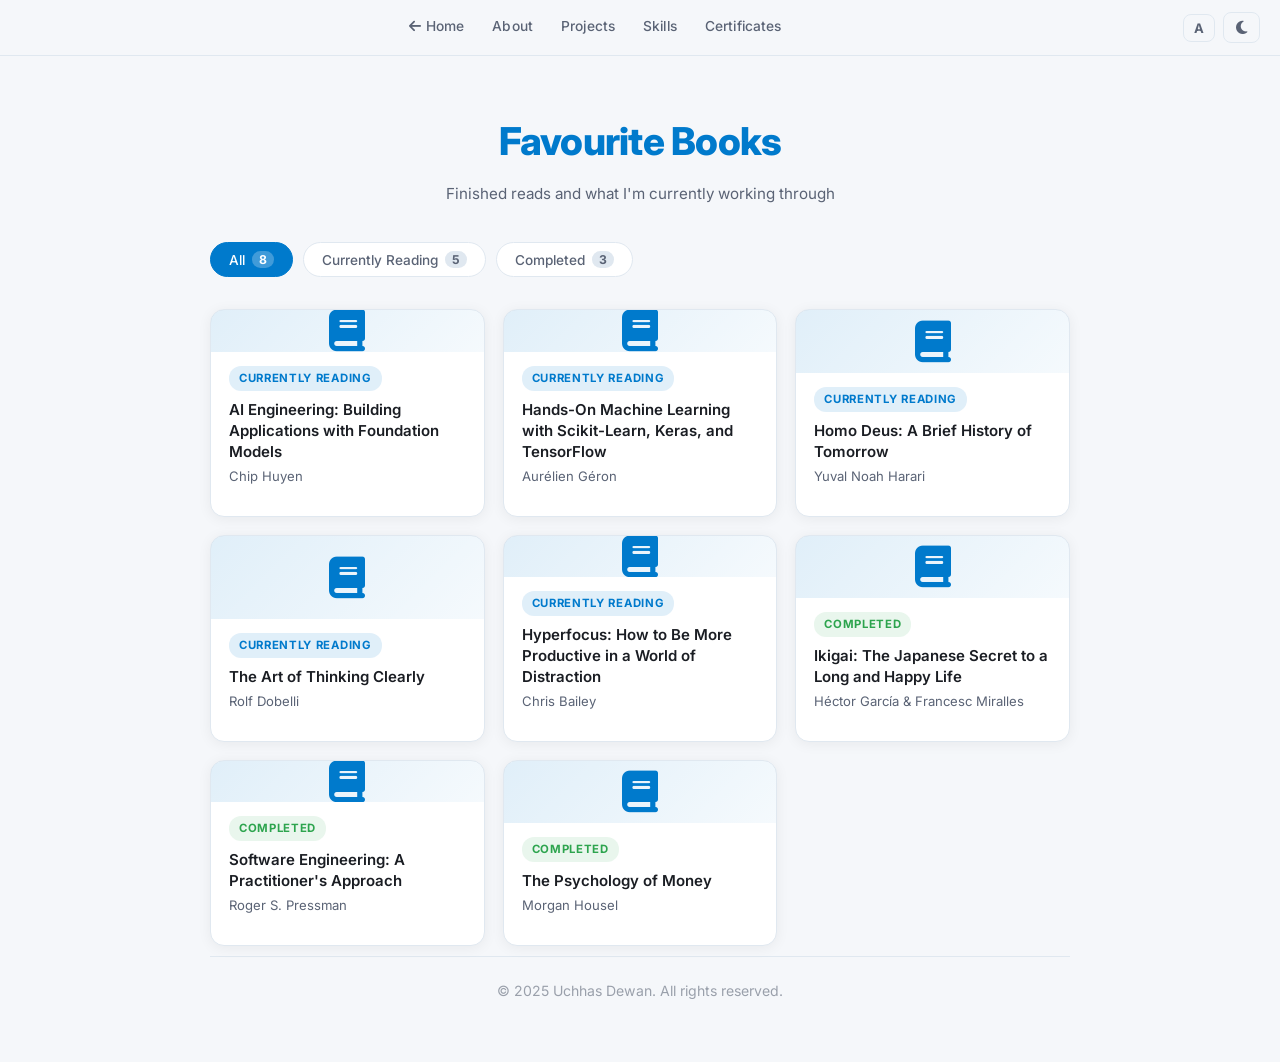
<file: books.html>
<!DOCTYPE html>
<html lang="en">
<head>
  <meta charset="UTF-8" />
  <meta name="viewport" content="width=device-width, initial-scale=1" />
  <title>Favourite Books | Uchhas Dewan</title>
  <link rel="preconnect" href="https://fonts.googleapis.com" />
  <link rel="preconnect" href="https://fonts.gstatic.com" crossorigin />
  <link rel="stylesheet" href="https://fonts.googleapis.com/css2?family=Inter:wght@400;500;600;700;800&display=swap" />
  <link rel="stylesheet" href="css/styles.css" />
  <link rel="stylesheet" href="https://cdnjs.cloudflare.com/ajax/libs/font-awesome/6.5.0/css/all.min.css" />
</head>
<body>

  <nav class="top-nav" id="top-nav">
    <div class="nav-links">
      <a href="index.html"><i class="fas fa-arrow-left"></i> Home</a>
      <a href="index.html#about">About</a>
      <a href="index.html#projects">Projects</a>
      <a href="index.html#skills">Skills</a>
      <a href="certificates.html">Certificates</a>
    </div>
    <div class="nav-actions">
      <button class="font-toggle" id="font-toggle" title="Increase font size">A</button>
      <button class="theme-toggle" id="theme-toggle" title="Toggle dark mode">
        <i class="fas fa-moon"></i>
      </button>
    </div>
  </nav>

  <div class="content-wrap">

    <div class="cert-page-header reveal">
      <h1>Favourite Books</h1>
      <p>Finished reads and what I'm currently working through</p>
    </div>

    <div class="cert-filters reveal">
      <button class="book-filter-btn cert-filter-btn active" data-filter="all">All <span class="cert-count">8</span></button>
      <button class="book-filter-btn cert-filter-btn" data-filter="reading">Currently Reading <span class="cert-count">5</span></button>
      <button class="book-filter-btn cert-filter-btn" data-filter="completed">Completed <span class="cert-count">3</span></button>
    </div>

    <div class="book-grid">

      <div class="book-card reveal" data-category="reading">
        <div class="book-cover book-cover-placeholder">
          <i class="fas fa-book"></i>
        </div>
        <div class="book-card-body">
          <span class="book-badge book-badge-reading">Currently Reading</span>
          <h3>AI Engineering: Building Applications with Foundation Models</h3>
          <p class="book-author">Chip Huyen</p>
        </div>
      </div>

      <div class="book-card reveal" data-category="reading">
        <div class="book-cover book-cover-placeholder">
          <i class="fas fa-book"></i>
        </div>
        <div class="book-card-body">
          <span class="book-badge book-badge-reading">Currently Reading</span>
          <h3>Hands-On Machine Learning with Scikit-Learn, Keras, and TensorFlow</h3>
          <p class="book-author">Aurélien Géron</p>
        </div>
      </div>

      <div class="book-card reveal" data-category="reading">
        <div class="book-cover book-cover-placeholder">
          <i class="fas fa-book"></i>
        </div>
        <div class="book-card-body">
          <span class="book-badge book-badge-reading">Currently Reading</span>
          <h3>Homo Deus: A Brief History of Tomorrow</h3>
          <p class="book-author">Yuval Noah Harari</p>
        </div>
      </div>

      <div class="book-card reveal" data-category="reading">
        <div class="book-cover book-cover-placeholder">
          <i class="fas fa-book"></i>
        </div>
        <div class="book-card-body">
          <span class="book-badge book-badge-reading">Currently Reading</span>
          <h3>The Art of Thinking Clearly</h3>
          <p class="book-author">Rolf Dobelli</p>
        </div>
      </div>

      <div class="book-card reveal" data-category="reading">
        <div class="book-cover book-cover-placeholder">
          <i class="fas fa-book"></i>
        </div>
        <div class="book-card-body">
          <span class="book-badge book-badge-reading">Currently Reading</span>
          <h3>Hyperfocus: How to Be More Productive in a World of Distraction</h3>
          <p class="book-author">Chris Bailey</p>
        </div>
      </div>

      <div class="book-card reveal" data-category="completed">
        <div class="book-cover book-cover-placeholder">
          <i class="fas fa-book"></i>
        </div>
        <div class="book-card-body">
          <span class="book-badge book-badge-completed">Completed</span>
          <h3>Ikigai: The Japanese Secret to a Long and Happy Life</h3>
          <p class="book-author">Héctor García &amp; Francesc Miralles</p>
        </div>
      </div>

      <div class="book-card reveal" data-category="completed">
        <div class="book-cover book-cover-placeholder">
          <i class="fas fa-book"></i>
        </div>
        <div class="book-card-body">
          <span class="book-badge book-badge-completed">Completed</span>
          <h3>Software Engineering: A Practitioner's Approach</h3>
          <p class="book-author">Roger S. Pressman</p>
        </div>
      </div>

      <div class="book-card reveal" data-category="completed">
        <div class="book-cover book-cover-placeholder">
          <i class="fas fa-book"></i>
        </div>
        <div class="book-card-body">
          <span class="book-badge book-badge-completed">Completed</span>
          <h3>The Psychology of Money</h3>
          <p class="book-author">Morgan Housel</p>
        </div>
      </div>

    </div>

    <footer>
      <p>&copy; 2025 Uchhas Dewan. All rights reserved.</p>
    </footer>

  </div>

  <script src="js/scripts.js"></script>
</body>
</html>
</file>
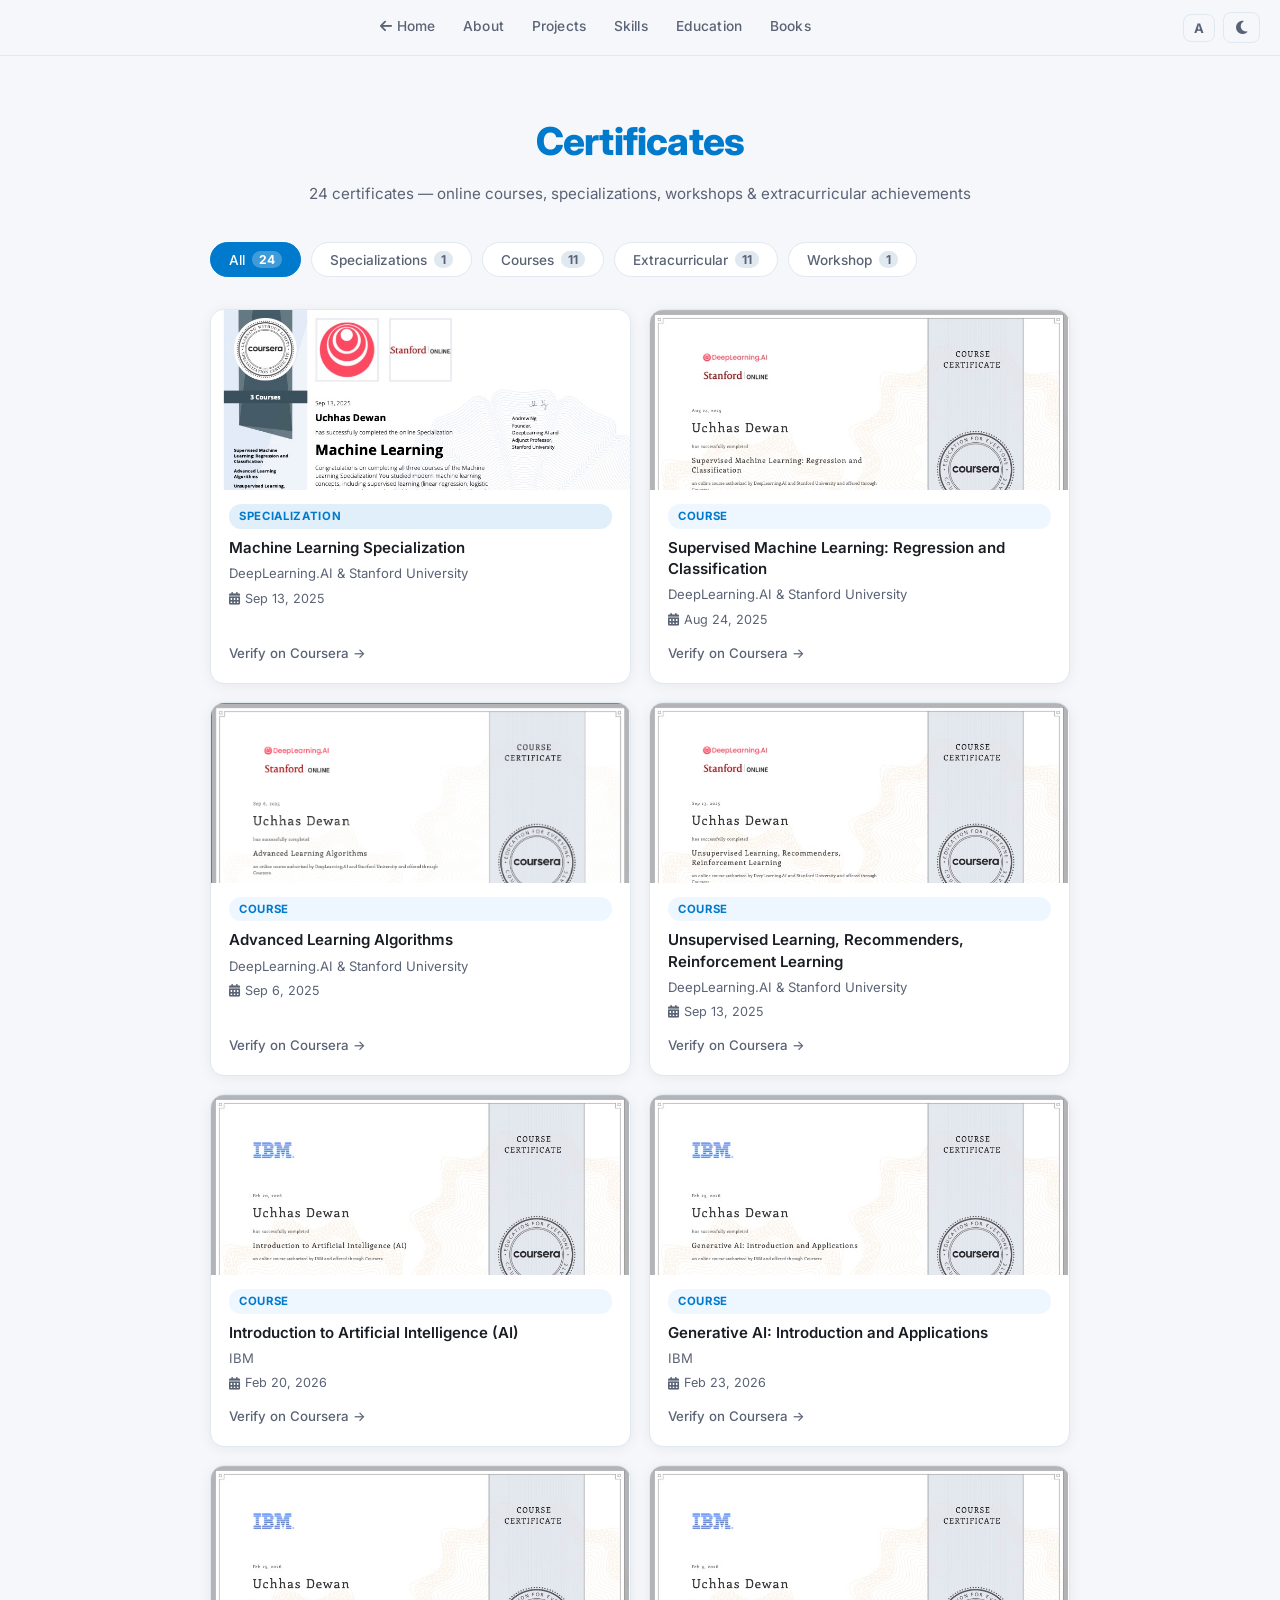
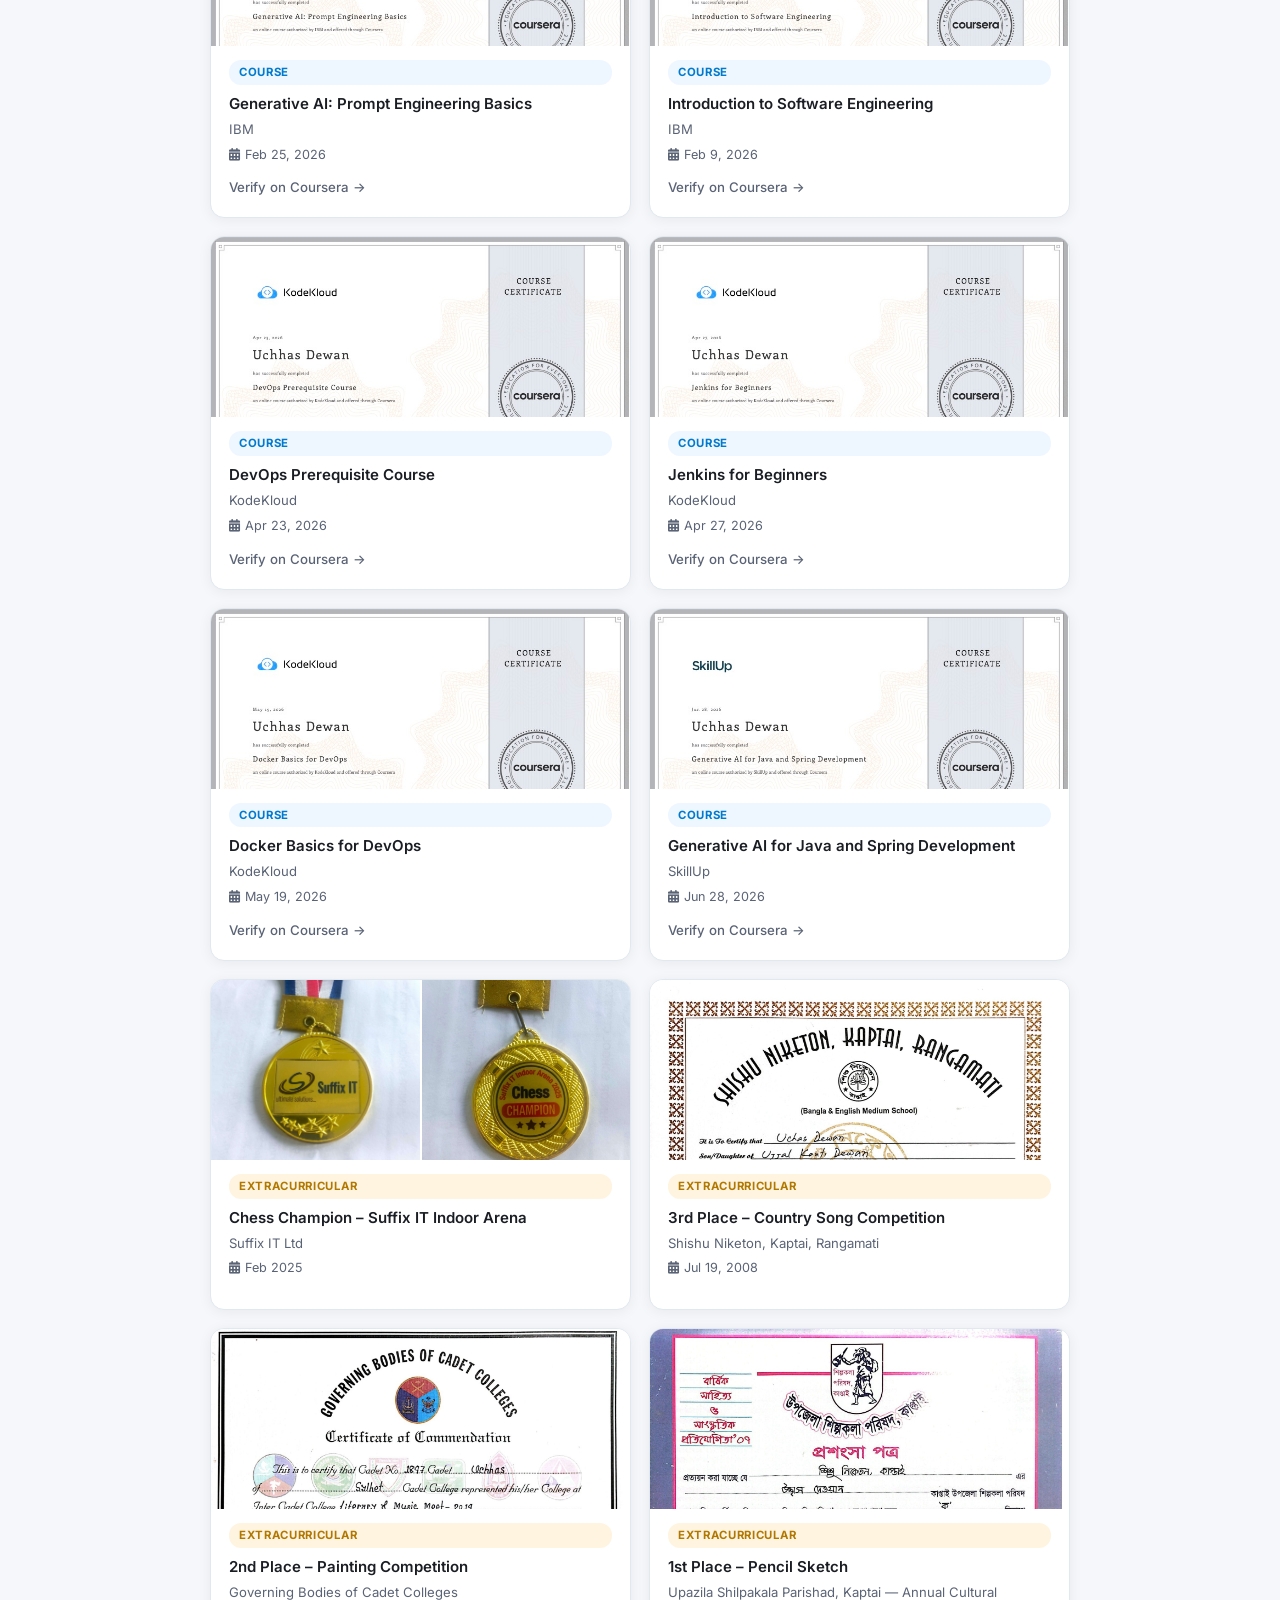
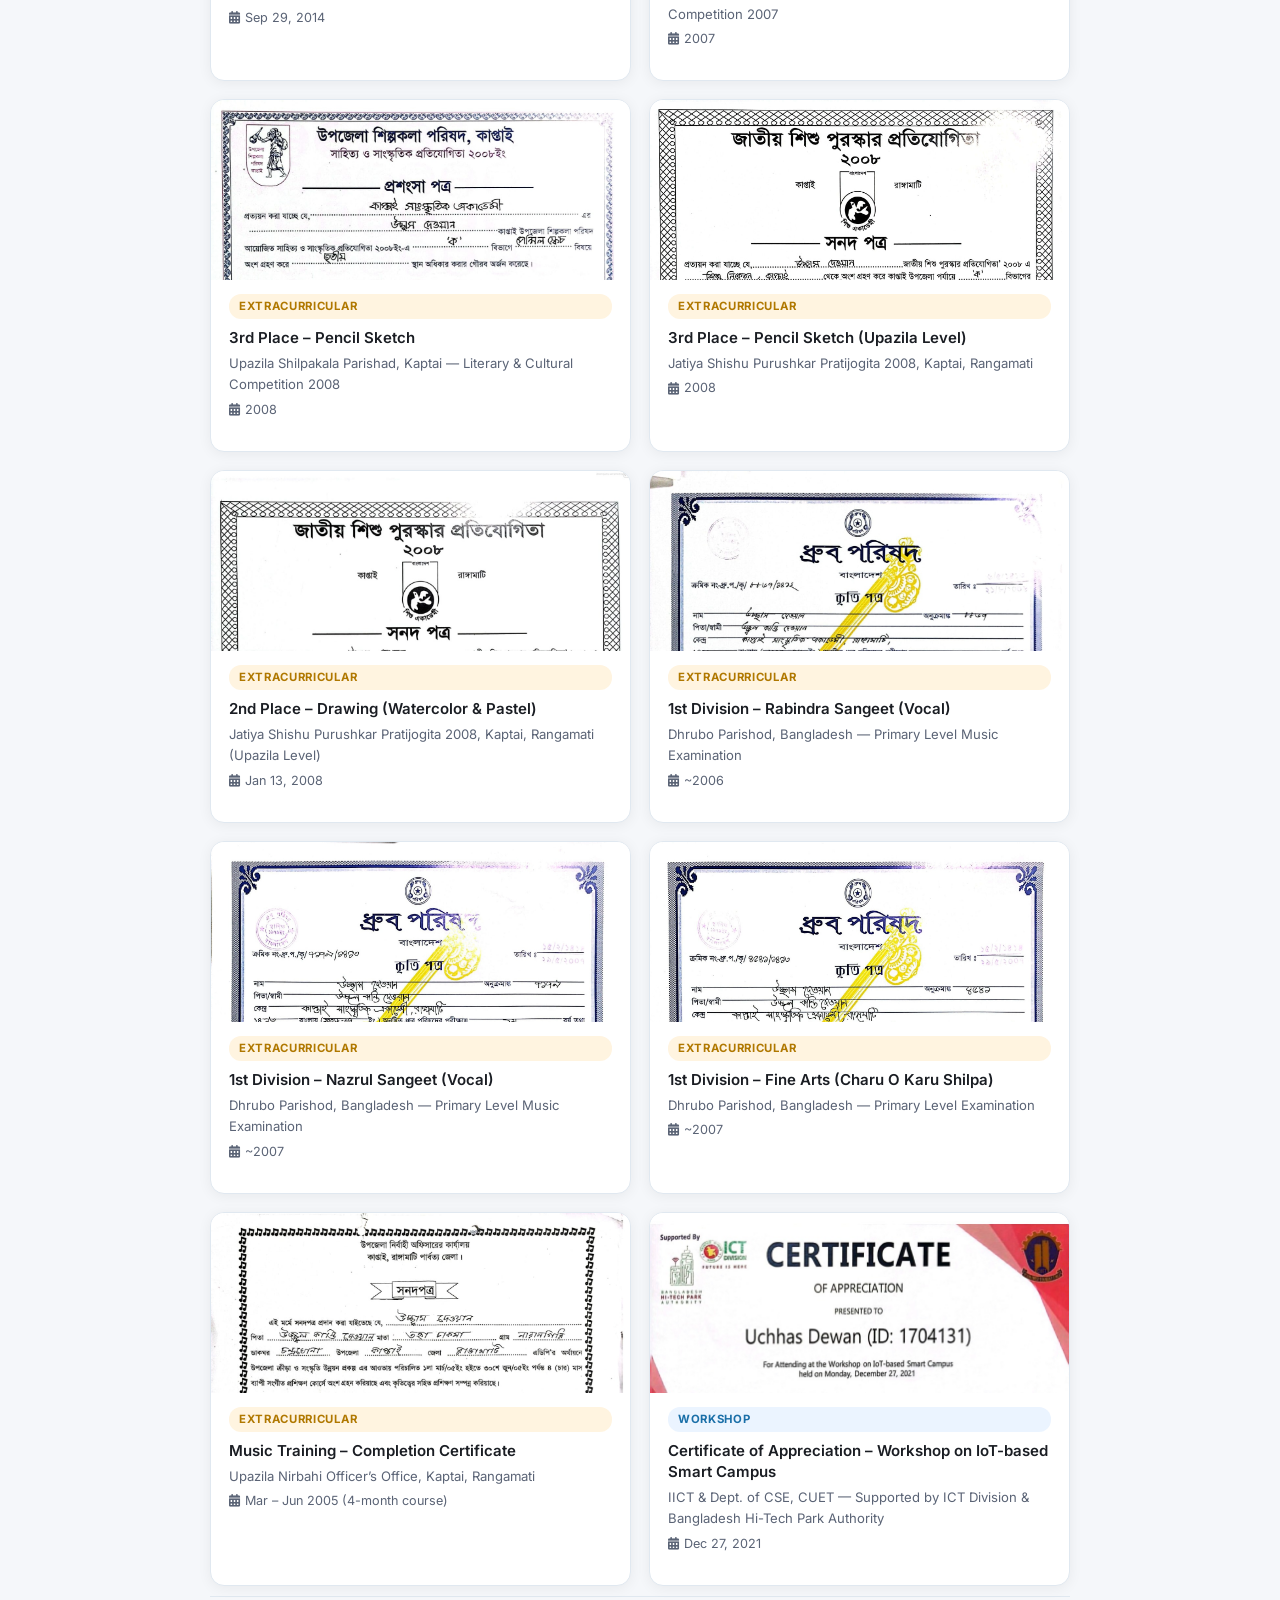
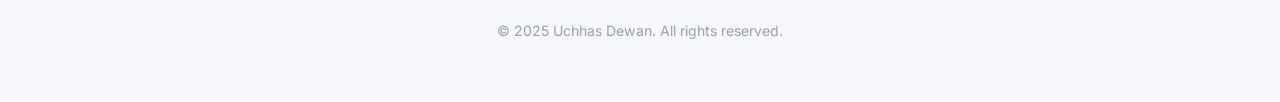
<file: certificates.html>
<!DOCTYPE html>
<html lang="en">
<head>
  <meta charset="UTF-8" />
  <meta name="viewport" content="width=device-width, initial-scale=1" />
  <title>Certificates | Uchhas Dewan</title>
  <link rel="preconnect" href="https://fonts.googleapis.com" />
  <link rel="preconnect" href="https://fonts.gstatic.com" crossorigin />
  <link rel="stylesheet" href="https://fonts.googleapis.com/css2?family=Inter:wght@400;500;600;700;800&display=swap" />
  <link rel="stylesheet" href="css/styles.css" />
  <link rel="stylesheet" href="https://cdnjs.cloudflare.com/ajax/libs/font-awesome/6.5.0/css/all.min.css" />
</head>
<body>

  <nav class="top-nav" id="top-nav">
    <div class="nav-links">
      <a href="index.html"><i class="fas fa-arrow-left"></i> Home</a>
      <a href="index.html#about">About</a>
      <a href="index.html#projects">Projects</a>
      <a href="index.html#skills">Skills</a>
      <a href="index.html#education">Education</a>
      <a href="books.html">Books</a>
    </div>
    <div class="nav-actions">
      <button class="font-toggle" id="font-toggle" title="Increase font size">A</button>
      <button class="theme-toggle" id="theme-toggle" title="Toggle dark mode">
        <i class="fas fa-moon"></i>
      </button>
    </div>
  </nav>

  <div class="content-wrap">

    <div class="cert-page-header reveal">
      <h1>Certificates</h1>
      <p>24 certificates — online courses, specializations, workshops &amp; extracurricular achievements</p>
    </div>

    <div class="cert-filters reveal">
      <button class="cert-filter-btn active" data-filter="all">All <span class="cert-count">24</span></button>
      <button class="cert-filter-btn" data-filter="major">Specializations <span class="cert-count">1</span></button>
      <button class="cert-filter-btn" data-filter="individual">Courses <span class="cert-count">11</span></button>
      <button class="cert-filter-btn" data-filter="extracurricular">Extracurricular <span class="cert-count">11</span></button>
      <button class="cert-filter-btn" data-filter="workshop">Workshop <span class="cert-count">1</span></button>
    </div>

    <div class="cert-grid" id="cert-grid">

      <!-- ===== MAJOR / SPECIALIZATIONS ===== -->
      <div class="cert-card-v2 cert-img-card reveal" data-category="major">
        <a href="resources/certificates/Coursera_pics/MachineLearningSpecialization.jpg" target="_blank" class="cert-img-wrap">
          <img src="resources/certificates/Coursera_pics/MachineLearningSpecialization.jpg" alt="Machine Learning Specialization Certificate" loading="lazy" />
          <span class="cert-img-overlay"><i class="fas fa-expand-alt"></i> View Full</span>
        </a>
        <div class="cert-card-v2-body">
          <span class="cert-badge cert-badge-major">Specialization</span>
          <h3>Machine Learning Specialization</h3>
          <p class="cert-provider">DeepLearning.AI &amp; Stanford University</p>
          <p class="cert-date"><i class="fas fa-calendar-alt"></i> Sep 13, 2025</p>
          <div class="cert-links">
            <a href="https://coursera.org/verify/specialization/ASBCGY8JPRAS" target="_blank" class="cert-link cert-link-verify">Verify on Coursera &rarr;</a>
          </div>
        </div>
      </div>

      <!-- ===== INDIVIDUAL COURSES ===== -->
      <div class="cert-card-v2 cert-img-card reveal" data-category="individual">
        <a href="resources/certificates/Coursera_pics/SupervisedMachineLearning-RegressionandClassification.jpg" target="_blank" class="cert-img-wrap">
          <img src="resources/certificates/Coursera_pics/SupervisedMachineLearning-RegressionandClassification.jpg" alt="Supervised Machine Learning Certificate" loading="lazy" />
          <span class="cert-img-overlay"><i class="fas fa-expand-alt"></i> View Full</span>
        </a>
        <div class="cert-card-v2-body">
          <span class="cert-badge cert-badge-individual">Course</span>
          <h3>Supervised Machine Learning: Regression and Classification</h3>
          <p class="cert-provider">DeepLearning.AI &amp; Stanford University</p>
          <p class="cert-date"><i class="fas fa-calendar-alt"></i> Aug 24, 2025</p>
          <div class="cert-links">
            <a href="https://coursera.org/verify/VXIWC3R2WFEY" target="_blank" class="cert-link cert-link-verify">Verify on Coursera &rarr;</a>
          </div>
        </div>
      </div>

      <div class="cert-card-v2 cert-img-card reveal" data-category="individual">
        <a href="resources/certificates/Coursera_pics/AdvancedLearningAlgorithms.jpg" target="_blank" class="cert-img-wrap">
          <img src="resources/certificates/Coursera_pics/AdvancedLearningAlgorithms.jpg" alt="Advanced Learning Algorithms Certificate" loading="lazy" />
          <span class="cert-img-overlay"><i class="fas fa-expand-alt"></i> View Full</span>
        </a>
        <div class="cert-card-v2-body">
          <span class="cert-badge cert-badge-individual">Course</span>
          <h3>Advanced Learning Algorithms</h3>
          <p class="cert-provider">DeepLearning.AI &amp; Stanford University</p>
          <p class="cert-date"><i class="fas fa-calendar-alt"></i> Sep 6, 2025</p>
          <div class="cert-links">
            <a href="https://coursera.org/verify/065L6CXHIU5F" target="_blank" class="cert-link cert-link-verify">Verify on Coursera &rarr;</a>
          </div>
        </div>
      </div>

      <div class="cert-card-v2 cert-img-card reveal" data-category="individual">
        <a href="resources/certificates/Coursera_pics/UnsupervisedLearning%2CRecommenders%2CReinforcementLearning.jpg" target="_blank" class="cert-img-wrap">
          <img src="resources/certificates/Coursera_pics/UnsupervisedLearning%2CRecommenders%2CReinforcementLearning.jpg" alt="Unsupervised Learning Certificate" loading="lazy" />
          <span class="cert-img-overlay"><i class="fas fa-expand-alt"></i> View Full</span>
        </a>
        <div class="cert-card-v2-body">
          <span class="cert-badge cert-badge-individual">Course</span>
          <h3>Unsupervised Learning, Recommenders, Reinforcement Learning</h3>
          <p class="cert-provider">DeepLearning.AI &amp; Stanford University</p>
          <p class="cert-date"><i class="fas fa-calendar-alt"></i> Sep 13, 2025</p>
          <div class="cert-links">
            <a href="https://coursera.org/verify/7EPOTKLGCILS" target="_blank" class="cert-link cert-link-verify">Verify on Coursera &rarr;</a>
          </div>
        </div>
      </div>

      <div class="cert-card-v2 cert-img-card reveal" data-category="individual">
        <a href="resources/certificates/Coursera_pics/IntroductiontoArtificialIntelligence%28AI%29.jpg" target="_blank" class="cert-img-wrap">
          <img src="resources/certificates/Coursera_pics/IntroductiontoArtificialIntelligence%28AI%29.jpg" alt="Introduction to AI Certificate" loading="lazy" />
          <span class="cert-img-overlay"><i class="fas fa-expand-alt"></i> View Full</span>
        </a>
        <div class="cert-card-v2-body">
          <span class="cert-badge cert-badge-individual">Course</span>
          <h3>Introduction to Artificial Intelligence (AI)</h3>
          <p class="cert-provider">IBM</p>
          <p class="cert-date"><i class="fas fa-calendar-alt"></i> Feb 20, 2026</p>
          <div class="cert-links">
            <a href="https://coursera.org/verify/8X3WEPE4AV7R" target="_blank" class="cert-link cert-link-verify">Verify on Coursera &rarr;</a>
          </div>
        </div>
      </div>

      <div class="cert-card-v2 cert-img-card reveal" data-category="individual">
        <a href="resources/certificates/Coursera_pics/GenerativeAI-Introduction.jpg" target="_blank" class="cert-img-wrap">
          <img src="resources/certificates/Coursera_pics/GenerativeAI-Introduction.jpg" alt="Generative AI Introduction Certificate" loading="lazy" />
          <span class="cert-img-overlay"><i class="fas fa-expand-alt"></i> View Full</span>
        </a>
        <div class="cert-card-v2-body">
          <span class="cert-badge cert-badge-individual">Course</span>
          <h3>Generative AI: Introduction and Applications</h3>
          <p class="cert-provider">IBM</p>
          <p class="cert-date"><i class="fas fa-calendar-alt"></i> Feb 23, 2026</p>
          <div class="cert-links">
            <a href="https://coursera.org/verify/H8M8ARKNGODH" target="_blank" class="cert-link cert-link-verify">Verify on Coursera &rarr;</a>
          </div>
        </div>
      </div>

      <div class="cert-card-v2 cert-img-card reveal" data-category="individual">
        <a href="resources/certificates/Coursera_pics/GenerativeAI-PromptEngineeringBasics.jpg" target="_blank" class="cert-img-wrap">
          <img src="resources/certificates/Coursera_pics/GenerativeAI-PromptEngineeringBasics.jpg" alt="Generative AI Prompt Engineering Certificate" loading="lazy" />
          <span class="cert-img-overlay"><i class="fas fa-expand-alt"></i> View Full</span>
        </a>
        <div class="cert-card-v2-body">
          <span class="cert-badge cert-badge-individual">Course</span>
          <h3>Generative AI: Prompt Engineering Basics</h3>
          <p class="cert-provider">IBM</p>
          <p class="cert-date"><i class="fas fa-calendar-alt"></i> Feb 25, 2026</p>
          <div class="cert-links">
            <a href="https://coursera.org/verify/NNGU1OKP3L67" target="_blank" class="cert-link cert-link-verify">Verify on Coursera &rarr;</a>
          </div>
        </div>
      </div>

      <div class="cert-card-v2 cert-img-card reveal" data-category="individual">
        <a href="resources/certificates/Coursera_pics/IntroductiontoSoftwareEngineering.jpg" target="_blank" class="cert-img-wrap">
          <img src="resources/certificates/Coursera_pics/IntroductiontoSoftwareEngineering.jpg" alt="Introduction to Software Engineering Certificate" loading="lazy" />
          <span class="cert-img-overlay"><i class="fas fa-expand-alt"></i> View Full</span>
        </a>
        <div class="cert-card-v2-body">
          <span class="cert-badge cert-badge-individual">Course</span>
          <h3>Introduction to Software Engineering</h3>
          <p class="cert-provider">IBM</p>
          <p class="cert-date"><i class="fas fa-calendar-alt"></i> Feb 9, 2026</p>
          <div class="cert-links">
            <a href="https://coursera.org/verify/29PICS3QKET9" target="_blank" class="cert-link cert-link-verify">Verify on Coursera &rarr;</a>
          </div>
        </div>
      </div>

      <div class="cert-card-v2 cert-img-card reveal" data-category="individual">
        <a href="resources/certificates/Coursera_pics/DevOpsPrerequisitesCourse.jpg" target="_blank" class="cert-img-wrap">
          <img src="resources/certificates/Coursera_pics/DevOpsPrerequisitesCourse.jpg" alt="DevOps Prerequisite Course Certificate" loading="lazy" />
          <span class="cert-img-overlay"><i class="fas fa-expand-alt"></i> View Full</span>
        </a>
        <div class="cert-card-v2-body">
          <span class="cert-badge cert-badge-individual">Course</span>
          <h3>DevOps Prerequisite Course</h3>
          <p class="cert-provider">KodeKloud</p>
          <p class="cert-date"><i class="fas fa-calendar-alt"></i> Apr 23, 2026</p>
          <div class="cert-links">
            <a href="https://coursera.org/verify/1X7FLTZUR2U8" target="_blank" class="cert-link cert-link-verify">Verify on Coursera &rarr;</a>
          </div>
        </div>
      </div>

      <div class="cert-card-v2 cert-img-card reveal" data-category="individual">
        <a href="resources/certificates/Coursera_pics/JenkinsForBeginers.jpg" target="_blank" class="cert-img-wrap">
          <img src="resources/certificates/Coursera_pics/JenkinsForBeginers.jpg" alt="Jenkins for Beginners Certificate" loading="lazy" />
          <span class="cert-img-overlay"><i class="fas fa-expand-alt"></i> View Full</span>
        </a>
        <div class="cert-card-v2-body">
          <span class="cert-badge cert-badge-individual">Course</span>
          <h3>Jenkins for Beginners</h3>
          <p class="cert-provider">KodeKloud</p>
          <p class="cert-date"><i class="fas fa-calendar-alt"></i> Apr 27, 2026</p>
          <div class="cert-links">
            <a href="https://coursera.org/verify/Q7JV6MIY7UXR" target="_blank" class="cert-link cert-link-verify">Verify on Coursera &rarr;</a>
          </div>
        </div>
      </div>

      <div class="cert-card-v2 cert-img-card reveal" data-category="individual">
        <a href="resources/certificates/Coursera_pics/DockerBasicsForDevOps.jpg" target="_blank" class="cert-img-wrap">
          <img src="resources/certificates/Coursera_pics/DockerBasicsForDevOps.jpg" alt="Docker Basics for DevOps Certificate" loading="lazy" />
          <span class="cert-img-overlay"><i class="fas fa-expand-alt"></i> View Full</span>
        </a>
        <div class="cert-card-v2-body">
          <span class="cert-badge cert-badge-individual">Course</span>
          <h3>Docker Basics for DevOps</h3>
          <p class="cert-provider">KodeKloud</p>
          <p class="cert-date"><i class="fas fa-calendar-alt"></i> May 19, 2026</p>
          <div class="cert-links">
            <a href="https://coursera.org/verify/6LZCLXNLSPWM" target="_blank" class="cert-link cert-link-verify">Verify on Coursera &rarr;</a>
          </div>
        </div>
      </div>

      <div class="cert-card-v2 cert-img-card reveal" data-category="individual">
        <a href="resources/certificates/Coursera_pics/GenerativeAIforJavaandSpringDevelopment.jpg" target="_blank" class="cert-img-wrap">
          <img src="resources/certificates/Coursera_pics/GenerativeAIforJavaandSpringDevelopment.jpg" alt="Generative AI for Java and Spring Certificate" loading="lazy" />
          <span class="cert-img-overlay"><i class="fas fa-expand-alt"></i> View Full</span>
        </a>
        <div class="cert-card-v2-body">
          <span class="cert-badge cert-badge-individual">Course</span>
          <h3>Generative AI for Java and Spring Development</h3>
          <p class="cert-provider">SkillUp</p>
          <p class="cert-date"><i class="fas fa-calendar-alt"></i> Jun 28, 2026</p>
          <div class="cert-links">
            <a href="https://coursera.org/verify/EWQCZQKF9NPJ" target="_blank" class="cert-link cert-link-verify">Verify on Coursera &rarr;</a>
          </div>
        </div>
      </div>

      <!-- ===== EXTRACURRICULAR ===== -->
      <!-- ===== NEW EXTRACURRICULAR — SUFFIX IT CHESS MEDAL ===== -->
      <div class="cert-card-v2 cert-img-card reveal" data-category="extracurricular">
        <div class="cert-img-wrap-dual">
          <a href="resources/medal/frontMedal1-full.jpeg" target="_blank" class="cert-img-wrap">
            <img src="resources/medal/frontMedal1-web.jpeg" alt="Chess Champion Medal - Front" loading="lazy" />
            <span class="cert-img-overlay"><i class="fas fa-expand-alt"></i> Front</span>
          </a>
          <a href="resources/medal/backMedal1-full.jpeg" target="_blank" class="cert-img-wrap">
            <img src="resources/medal/backMedal1-web.jpeg" alt="Chess Champion Medal - Back" loading="lazy" />
            <span class="cert-img-overlay"><i class="fas fa-expand-alt"></i> Back</span>
          </a>
        </div>
        <div class="cert-card-v2-body">
          <span class="cert-badge cert-badge-extra">Extracurricular</span>
          <h3>Chess Champion &ndash; Suffix IT Indoor Arena</h3>
          <p class="cert-provider">Suffix IT Ltd</p>
          <p class="cert-date"><i class="fas fa-calendar-alt"></i> Feb 2025</p>
        </div>
      </div>

      <div class="cert-card-v2 cert-img-card reveal" data-category="extracurricular">
        <a href="resources/certificates/extraCurricular/CountrySong.jpeg" target="_blank" class="cert-img-wrap">
          <img src="resources/certificates/extraCurricular/CountrySong.jpeg" alt="Country Song Competition Certificate" loading="lazy" />
          <span class="cert-img-overlay"><i class="fas fa-expand-alt"></i> View Full</span>
        </a>
        <div class="cert-card-v2-body">
          <span class="cert-badge cert-badge-extra">Extracurricular</span>
          <h3>3rd Place &ndash; Country Song Competition</h3>
          <p class="cert-provider">Shishu Niketon, Kaptai, Rangamati</p>
          <p class="cert-date"><i class="fas fa-calendar-alt"></i> Jul 19, 2008</p>
        </div>
      </div>

      <div class="cert-card-v2 cert-img-card reveal" data-category="extracurricular">
        <a href="resources/certificates/extraCurricular/PaintingICCLMM.jpeg" target="_blank" class="cert-img-wrap">
          <img src="resources/certificates/extraCurricular/PaintingICCLMM.jpeg" alt="Painting Competition Certificate" loading="lazy" />
          <span class="cert-img-overlay"><i class="fas fa-expand-alt"></i> View Full</span>
        </a>
        <div class="cert-card-v2-body">
          <span class="cert-badge cert-badge-extra">Extracurricular</span>
          <h3>2nd Place &ndash; Painting Competition</h3>
          <p class="cert-provider">Governing Bodies of Cadet Colleges</p>
          <p class="cert-date"><i class="fas fa-calendar-alt"></i> Sep 29, 2014</p>
        </div>
      </div>

      <!-- ===== NEW EXTRACURRICULAR — PENCIL SKETCH ===== -->
      <div class="cert-card-v2 cert-img-card reveal" data-category="extracurricular">
        <a href="resources/certificates/extraCurricular/pencilskettch_1rst.jpeg" target="_blank" class="cert-img-wrap">
          <img src="resources/certificates/extraCurricular/pencilskettch_1rst.jpeg" alt="1st Place Pencil Sketch 2007" loading="lazy" />
          <span class="cert-img-overlay"><i class="fas fa-expand-alt"></i> View Full</span>
        </a>
        <div class="cert-card-v2-body">
          <span class="cert-badge cert-badge-extra">Extracurricular</span>
          <h3>1st Place &ndash; Pencil Sketch</h3>
          <p class="cert-provider">Upazila Shilpakala Parishad, Kaptai &mdash; Annual Cultural Competition 2007</p>
          <p class="cert-date"><i class="fas fa-calendar-alt"></i> 2007</p>
        </div>
      </div>

      <div class="cert-card-v2 cert-img-card reveal" data-category="extracurricular">
        <a href="resources/certificates/extraCurricular/pencilScatch.jpeg" target="_blank" class="cert-img-wrap">
          <img src="resources/certificates/extraCurricular/pencilScatch.jpeg" alt="3rd Place Pencil Sketch 2008" loading="lazy" />
          <span class="cert-img-overlay"><i class="fas fa-expand-alt"></i> View Full</span>
        </a>
        <div class="cert-card-v2-body">
          <span class="cert-badge cert-badge-extra">Extracurricular</span>
          <h3>3rd Place &ndash; Pencil Sketch</h3>
          <p class="cert-provider">Upazila Shilpakala Parishad, Kaptai &mdash; Literary &amp; Cultural Competition 2008</p>
          <p class="cert-date"><i class="fas fa-calendar-alt"></i> 2008</p>
        </div>
      </div>

      <div class="cert-card-v2 cert-img-card reveal" data-category="extracurricular">
        <a href="resources/certificates/extraCurricular/pencil_sketch_3rd_place.jpeg" target="_blank" class="cert-img-wrap">
          <img src="resources/certificates/extraCurricular/pencil_sketch_3rd_place.jpeg" alt="3rd Place Pencil Sketch National Competition 2008" loading="lazy" />
          <span class="cert-img-overlay"><i class="fas fa-expand-alt"></i> View Full</span>
        </a>
        <div class="cert-card-v2-body">
          <span class="cert-badge cert-badge-extra">Extracurricular</span>
          <h3>3rd Place &ndash; Pencil Sketch (Upazila Level)</h3>
          <p class="cert-provider">Jatiya Shishu Purushkar Pratijogita 2008, Kaptai, Rangamati</p>
          <p class="cert-date"><i class="fas fa-calendar-alt"></i> 2008</p>
        </div>
      </div>

      <div class="cert-card-v2 cert-img-card reveal" data-category="extracurricular">
        <a href="resources/certificates/extraCurricular/watercolor.jpeg" target="_blank" class="cert-img-wrap">
          <img src="resources/certificates/extraCurricular/watercolor.jpeg" alt="2nd Place Watercolor Drawing Certificate" loading="lazy" />
          <span class="cert-img-overlay"><i class="fas fa-expand-alt"></i> View Full</span>
        </a>
        <div class="cert-card-v2-body">
          <span class="cert-badge cert-badge-extra">Extracurricular</span>
          <h3>2nd Place &ndash; Drawing (Watercolor &amp; Pastel)</h3>
          <p class="cert-provider">Jatiya Shishu Purushkar Pratijogita 2008, Kaptai, Rangamati (Upazila Level)</p>
          <p class="cert-date"><i class="fas fa-calendar-alt"></i> Jan 13, 2008</p>
        </div>
      </div>

      <!-- ===== NEW EXTRACURRICULAR — DHRUBO PARISHOD (MUSIC EXAMS) ===== -->
      <div class="cert-card-v2 cert-img-card reveal" data-category="extracurricular">
        <a href="resources/certificates/extraCurricular/FirstYearStudent.jpeg" target="_blank" class="cert-img-wrap">
          <img src="resources/certificates/extraCurricular/FirstYearStudent.jpeg" alt="Dhrubo Parishod Rabindra Sangeet Certificate" loading="lazy" />
          <span class="cert-img-overlay"><i class="fas fa-expand-alt"></i> View Full</span>
        </a>
        <div class="cert-card-v2-body">
          <span class="cert-badge cert-badge-extra">Extracurricular</span>
          <h3>1st Division &ndash; Rabindra Sangeet (Vocal)</h3>
          <p class="cert-provider">Dhrubo Parishod, Bangladesh &mdash; Primary Level Music Examination</p>
          <p class="cert-date"><i class="fas fa-calendar-alt"></i> ~2006</p>
        </div>
      </div>

      <div class="cert-card-v2 cert-img-card reveal" data-category="extracurricular">
        <a href="resources/certificates/extraCurricular/Nazrul_1rst_year.jpeg" target="_blank" class="cert-img-wrap">
          <img src="resources/certificates/extraCurricular/Nazrul_1rst_year.jpeg" alt="Dhrubo Parishod Nazrul Sangeet Certificate" loading="lazy" />
          <span class="cert-img-overlay"><i class="fas fa-expand-alt"></i> View Full</span>
        </a>
        <div class="cert-card-v2-body">
          <span class="cert-badge cert-badge-extra">Extracurricular</span>
          <h3>1st Division &ndash; Nazrul Sangeet (Vocal)</h3>
          <p class="cert-provider">Dhrubo Parishod, Bangladesh &mdash; Primary Level Music Examination</p>
          <p class="cert-date"><i class="fas fa-calendar-alt"></i> ~2007</p>
        </div>
      </div>

      <div class="cert-card-v2 cert-img-card reveal" data-category="extracurricular">
        <a href="resources/certificates/extraCurricular/painting_1st_year.jpeg" target="_blank" class="cert-img-wrap">
          <img src="resources/certificates/extraCurricular/painting_1st_year.jpeg" alt="Dhrubo Parishod Fine Arts Certificate" loading="lazy" />
          <span class="cert-img-overlay"><i class="fas fa-expand-alt"></i> View Full</span>
        </a>
        <div class="cert-card-v2-body">
          <span class="cert-badge cert-badge-extra">Extracurricular</span>
          <h3>1st Division &ndash; Fine Arts (Charu O Karu Shilpa)</h3>
          <p class="cert-provider">Dhrubo Parishod, Bangladesh &mdash; Primary Level Examination</p>
          <p class="cert-date"><i class="fas fa-calendar-alt"></i> ~2007</p>
        </div>
      </div>

      <!-- ===== NEW EXTRACURRICULAR — MUSIC TRAINING ===== -->
      <div class="cert-card-v2 cert-img-card reveal" data-category="extracurricular">
        <a href="resources/certificates/extraCurricular/participation.jpeg" target="_blank" class="cert-img-wrap">
          <img src="resources/certificates/extraCurricular/participation.jpeg" alt="Music Training Completion Certificate" loading="lazy" />
          <span class="cert-img-overlay"><i class="fas fa-expand-alt"></i> View Full</span>
        </a>
        <div class="cert-card-v2-body">
          <span class="cert-badge cert-badge-extra">Extracurricular</span>
          <h3>Music Training &ndash; Completion Certificate</h3>
          <p class="cert-provider">Upazila Nirbahi Officer&rsquo;s Office, Kaptai, Rangamati</p>
          <p class="cert-date"><i class="fas fa-calendar-alt"></i> Mar &ndash; Jun 2005 (4-month course)</p>
        </div>
      </div>

      <!-- ===== WORKSHOP / SEMINAR ===== -->
      <div class="cert-card-v2 cert-img-card reveal" data-category="workshop">
        <a href="resources/certificates/seminer/conference.jpg" target="_blank" class="cert-img-wrap">
          <img src="resources/certificates/seminer/conference.jpg" alt="IoT Smart Campus Workshop Certificate" loading="lazy" />
          <span class="cert-img-overlay"><i class="fas fa-expand-alt"></i> View Full</span>
        </a>
        <div class="cert-card-v2-body">
          <span class="cert-badge cert-badge-workshop">Workshop</span>
          <h3>Certificate of Appreciation &ndash; Workshop on IoT-based Smart Campus</h3>
          <p class="cert-provider">IICT &amp; Dept. of CSE, CUET &mdash; Supported by ICT Division &amp; Bangladesh Hi-Tech Park Authority</p>
          <p class="cert-date"><i class="fas fa-calendar-alt"></i> Dec 27, 2021</p>
        </div>
      </div>

    </div>

    <footer>
      <p>&copy; 2025 Uchhas Dewan. All rights reserved.</p>
    </footer>

  </div>

  <script src="js/scripts.js"></script>
</body>
</html>
</file>
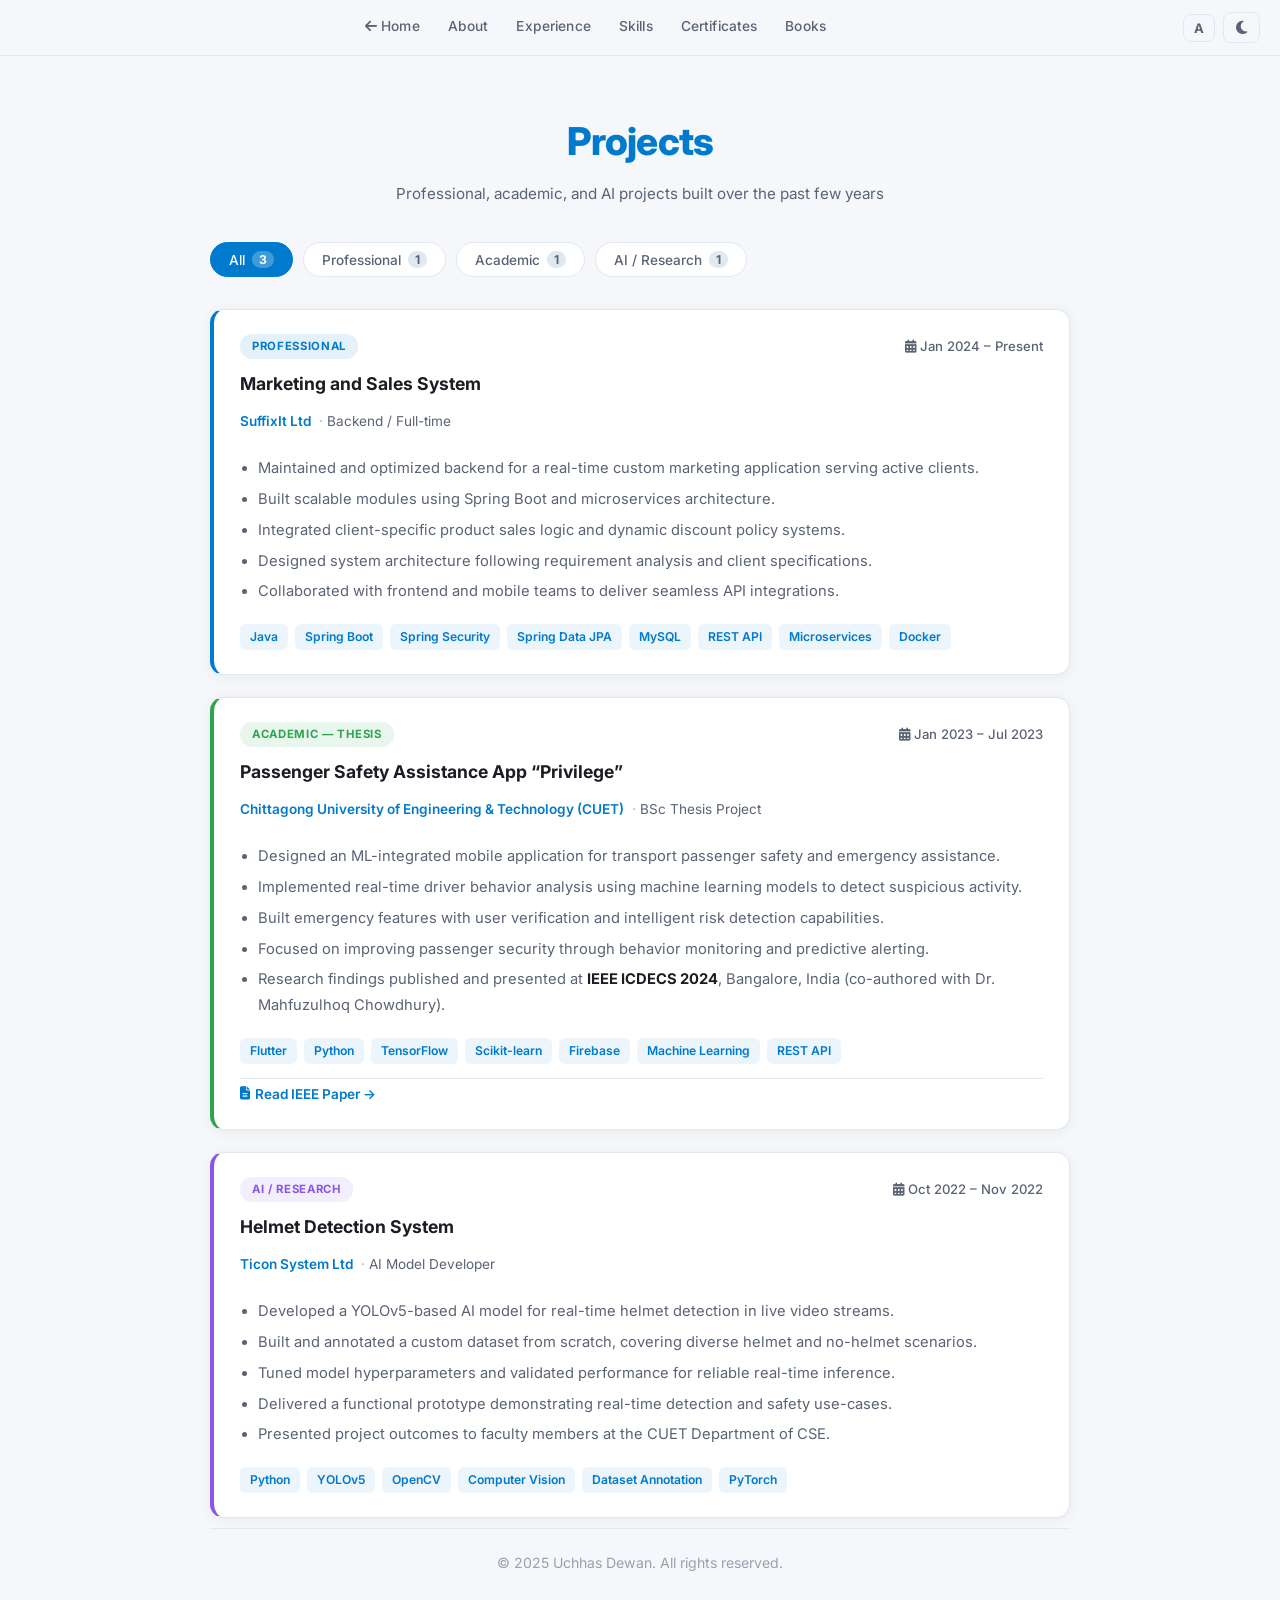
<file: projects.html>
<!DOCTYPE html>
<html lang="en">
<head>
  <meta charset="UTF-8" />
  <meta name="viewport" content="width=device-width, initial-scale=1" />
  <title>Projects | Uchhas Dewan</title>
  <link rel="preconnect" href="https://fonts.googleapis.com" />
  <link rel="preconnect" href="https://fonts.gstatic.com" crossorigin />
  <link rel="stylesheet" href="https://fonts.googleapis.com/css2?family=Inter:wght@400;500;600;700;800&display=swap" />
  <link rel="stylesheet" href="css/styles.css" />
  <link rel="stylesheet" href="https://cdnjs.cloudflare.com/ajax/libs/font-awesome/6.5.0/css/all.min.css" />
</head>
<body>

  <nav class="top-nav" id="top-nav">
    <div class="nav-links">
      <a href="index.html"><i class="fas fa-arrow-left"></i> Home</a>
      <a href="index.html#about">About</a>
      <a href="index.html#experience">Experience</a>
      <a href="index.html#skills">Skills</a>
      <a href="certificates.html">Certificates</a>
      <a href="books.html">Books</a>
    </div>
    <div class="nav-actions">
      <button class="font-toggle" id="font-toggle" title="Increase font size">A</button>
      <button class="theme-toggle" id="theme-toggle" title="Toggle dark mode">
        <i class="fas fa-moon"></i>
      </button>
    </div>
  </nav>

  <div class="content-wrap">

    <div class="cert-page-header reveal">
      <h1>Projects</h1>
      <p>Professional, academic, and AI projects built over the past few years</p>
    </div>

    <div class="cert-filters reveal">
      <button class="proj-filter-btn cert-filter-btn active" data-filter="all">All <span class="cert-count">3</span></button>
      <button class="proj-filter-btn cert-filter-btn" data-filter="professional">Professional <span class="cert-count">1</span></button>
      <button class="proj-filter-btn cert-filter-btn" data-filter="academic">Academic <span class="cert-count">1</span></button>
      <button class="proj-filter-btn cert-filter-btn" data-filter="ai">AI / Research <span class="cert-count">1</span></button>
    </div>

    <div class="proj-grid">

      <!-- ===== MARKETING AND SALES SYSTEM ===== -->
      <div class="proj-card reveal" data-category="professional">
        <div class="proj-card-top">
          <span class="proj-badge proj-badge-professional">Professional</span>
          <span class="proj-period"><i class="fas fa-calendar-alt"></i> Jan 2024 &ndash; Present</span>
        </div>

        <h3>Marketing and Sales System</h3>

        <p class="proj-meta">
          <span class="org">SuffixIt Ltd</span>
          <span class="period">Backend / Full-time</span>
        </p>

        <div>
          <ul>
            <li>Maintained and optimized backend for a real-time custom marketing application serving active clients.</li>
            <li>Built scalable modules using Spring Boot and microservices architecture.</li>
            <li>Integrated client-specific product sales logic and dynamic discount policy systems.</li>
            <li>Designed system architecture following requirement analysis and client specifications.</li>
            <li>Collaborated with frontend and mobile teams to deliver seamless API integrations.</li>
          </ul>
        </div>

        <div class="proj-tech-row">
          <span class="proj-tech-tag">Java</span>
          <span class="proj-tech-tag">Spring Boot</span>
          <span class="proj-tech-tag">Spring Security</span>
          <span class="proj-tech-tag">Spring Data JPA</span>
          <span class="proj-tech-tag">MySQL</span>
          <span class="proj-tech-tag">REST API</span>
          <span class="proj-tech-tag">Microservices</span>
          <span class="proj-tech-tag">Docker</span>
        </div>
      </div>

      <!-- ===== PASSENGER SAFETY ASSISTANCE APP ===== -->
      <div class="proj-card reveal" data-category="academic">
        <div class="proj-card-top">
          <span class="proj-badge proj-badge-academic">Academic &mdash; Thesis</span>
          <span class="proj-period"><i class="fas fa-calendar-alt"></i> Jan 2023 &ndash; Jul 2023</span>
        </div>

        <h3>Passenger Safety Assistance App &ldquo;Privilege&rdquo;</h3>

        <p class="proj-meta">
          <span class="org">Chittagong University of Engineering &amp; Technology (CUET)</span>
          <span class="period">BSc Thesis Project</span>
        </p>

        <div>
          <ul>
            <li>Designed an ML-integrated mobile application for transport passenger safety and emergency assistance.</li>
            <li>Implemented real-time driver behavior analysis using machine learning models to detect suspicious activity.</li>
            <li>Built emergency features with user verification and intelligent risk detection capabilities.</li>
            <li>Focused on improving passenger security through behavior monitoring and predictive alerting.</li>
            <li>Research findings published and presented at <strong>IEEE ICDECS 2024</strong>, Bangalore, India (co-authored with Dr. Mahfuzulhoq Chowdhury).</li>
          </ul>
        </div>

        <div class="proj-tech-row">
          <span class="proj-tech-tag">Flutter</span>
          <span class="proj-tech-tag">Python</span>
          <span class="proj-tech-tag">TensorFlow</span>
          <span class="proj-tech-tag">Scikit-learn</span>
          <span class="proj-tech-tag">Firebase</span>
          <span class="proj-tech-tag">Machine Learning</span>
          <span class="proj-tech-tag">REST API</span>
        </div>

        <div class="proj-card-links">
          <a href="https://doi.org/10.1109/ICDECS59733.2023.10503104" target="_blank" class="proj-link">
            <i class="fas fa-file-alt"></i> Read IEEE Paper &rarr;
          </a>
        </div>
      </div>

      <!-- ===== HELMET DETECTION SYSTEM ===== -->
      <div class="proj-card reveal" data-category="ai">
        <div class="proj-card-top">
          <span class="proj-badge proj-badge-ai">AI / Research</span>
          <span class="proj-period"><i class="fas fa-calendar-alt"></i> Oct 2022 &ndash; Nov 2022</span>
        </div>

        <h3>Helmet Detection System</h3>

        <p class="proj-meta">
          <span class="org">Ticon System Ltd</span>
          <span class="period">AI Model Developer</span>
        </p>

        <div>
          <ul>
            <li>Developed a YOLOv5-based AI model for real-time helmet detection in live video streams.</li>
            <li>Built and annotated a custom dataset from scratch, covering diverse helmet and no-helmet scenarios.</li>
            <li>Tuned model hyperparameters and validated performance for reliable real-time inference.</li>
            <li>Delivered a functional prototype demonstrating real-time detection and safety use-cases.</li>
            <li>Presented project outcomes to faculty members at the CUET Department of CSE.</li>
          </ul>
        </div>

        <div class="proj-tech-row">
          <span class="proj-tech-tag">Python</span>
          <span class="proj-tech-tag">YOLOv5</span>
          <span class="proj-tech-tag">OpenCV</span>
          <span class="proj-tech-tag">Computer Vision</span>
          <span class="proj-tech-tag">Dataset Annotation</span>
          <span class="proj-tech-tag">PyTorch</span>
        </div>
      </div>

    </div>

    <footer>
      <p>&copy; 2025 Uchhas Dewan. All rights reserved.</p>
    </footer>

  </div>

  <script src="js/scripts.js"></script>
</body>
</html>
</file>
<file: css/styles.css>
@import url('https://fonts.googleapis.com/css2?family=Inter:wght@400;500;600;700;800&display=swap');

/* ==================== CSS Variables ==================== */
:root {
  --bg: #f5f7fa;
  --text: #1a1d23;
  --accent: #007acc;
  --accent-dark: #005f99;
  --card-bg: #ffffff;
  --card-border: #e0e8f0;
  --nav-bg: rgba(245, 247, 250, 0.95);
  --muted: #5a6375;
  --footer-color: #9aa0ab;
  --shadow: 0 2px 14px rgba(0, 0, 0, 0.06);
  --shadow-hover: 0 10px 32px rgba(0, 122, 204, 0.18);
  --radius: 14px;
}

[data-theme="dark"] {
  --bg: #0d1117;
  --text: #e6edf3;
  --accent: #58a6ff;
  --accent-dark: #79b8ff;
  --card-bg: #161b22;
  --card-border: #30363d;
  --nav-bg: rgba(13, 17, 23, 0.95);
  --muted: #8b949e;
  --footer-color: #6e7681;
  --shadow: 0 2px 14px rgba(0, 0, 0, 0.4);
  --shadow-hover: 0 10px 32px rgba(88, 166, 255, 0.2);
}

/* ==================== Reset & Base ==================== */
* { box-sizing: border-box; margin: 0; padding: 0; }

html { scroll-behavior: smooth; }

body {
  font-family: 'Inter', 'Segoe UI', Tahoma, Geneva, Verdana, sans-serif;
  background: var(--bg);
  color: var(--text);
  line-height: 1.65;
  padding-top: 56px;
  transition: background 0.3s ease, color 0.3s ease;
  -webkit-font-smoothing: antialiased;
}

/* ==================== Navigation ==================== */
.top-nav {
  position: fixed;
  top: 0; left: 0; right: 0;
  z-index: 1000;
  height: 56px;
  background: var(--nav-bg);
  backdrop-filter: blur(12px);
  -webkit-backdrop-filter: blur(12px);
  border-bottom: 1px solid var(--card-border);
  display: flex;
  align-items: center;
  justify-content: space-between;
  padding: 0 20px;
  gap: 12px;
  transition: background 0.3s ease, border-color 0.3s ease;
}

.nav-links {
  display: flex;
  gap: 28px;
  flex: 1;
  justify-content: center;
  min-width: 0;
}

.nav-links a {
  color: var(--muted);
  text-decoration: none;
  font-size: 0.86rem;
  font-weight: 500;
  padding: 4px 0;
  border-bottom: 2px solid transparent;
  transition: color 0.2s, border-color 0.2s;
  letter-spacing: 0.01em;
  white-space: nowrap;
}

.nav-links a:hover,
.nav-links a.active {
  color: var(--accent);
  border-bottom-color: var(--accent);
}

/* Buttons grouped on the right — no more position:absolute */
.nav-actions {
  display: flex;
  align-items: center;
  gap: 8px;
  flex-shrink: 0;
}

.theme-toggle,
.font-toggle {
  background: none;
  border: 1.5px solid var(--card-border);
  border-radius: 8px;
  color: var(--muted);
  cursor: pointer;
  transition: color 0.2s, border-color 0.2s, background 0.2s;
}

.theme-toggle {
  padding: 6px 12px;
  font-size: 0.95rem;
}

.font-toggle {
  padding: 5px 10px;
  font-size: 0.82rem;
  font-weight: 700;
  font-family: inherit;
}

.theme-toggle:hover,
.font-toggle:hover {
  color: var(--accent);
  border-color: var(--accent);
  background: var(--card-bg);
}

html[data-font="large"] { font-size: 112%; }
html[data-font="xl"]    { font-size: 125%; }

/* ==================== Hero Header ==================== */
.hero-header {
  position: relative;
  width: 100%;
  min-height: 460px;
  background: radial-gradient(circle at 80% 20%, #1b2330 0%, #0d1117 55%), #0d1117;
  display: flex;
  align-items: center;
  overflow: hidden;
  padding: 90px 0;
}

.hero-inner {
  position: relative;
  z-index: 2;
  width: 100%;
  max-width: 1080px;
  margin: 0 auto;
  padding: 0 28px;
  display: flex;
  align-items: center;
  justify-content: space-between;
  gap: 56px;
}

.hero-content {
  color: #fff;
  flex: 1 1 480px;
  max-width: 560px;
}

/* Photo sits in its own framed box beside the text — a fixed 2:3 frame
   means object-fit:cover only ever needs one crop position, set once. */
.hero-photo-wrap {
  flex: 0 0 300px;
  width: 300px;
  aspect-ratio: 2 / 3;
  border-radius: 20px;
  overflow: hidden;
  box-shadow: 0 24px 60px rgba(0, 0, 0, 0.45), 0 0 0 1px rgba(255, 255, 255, 0.08);
  animation: heroFadeUp 0.75s ease 0.2s both;
}

.hero-photo {
  display: block;
  width: 100%;
  height: 100%;
  object-fit: cover;
  object-position: center 22%;
}

.hero-content h1 {
  font-size: 3.2rem;
  font-weight: 800;
  color: #fff;
  margin-bottom: 12px;
  line-height: 1.15;
  letter-spacing: -0.02em;
  text-shadow: 0 2px 16px rgba(0,0,0,0.35);
  animation: heroFadeUp 0.75s ease both;
}

.hero-content .subtitle {
  font-size: 1.1rem;
  color: rgba(255,255,255,0.92);
  min-height: 1.7em;
  font-weight: 500;
  line-height: 1.6;
  animation: heroFadeUp 0.75s ease 0.15s both;
}

.typing-cursor {
  display: inline-block;
  width: 2px;
  height: 1em;
  background: rgba(255,255,255,0.9);
  margin-left: 2px;
  vertical-align: text-bottom;
  animation: blink 0.9s step-end infinite;
}

.hero-content .location {
  color: rgba(255,255,255,0.68);
  font-size: 0.9rem;
  margin-top: 10px;
  font-weight: 500;
  letter-spacing: 0.03em;
  line-height: 1.5;
  animation: heroFadeUp 0.75s ease 0.28s both;
}

.hero-content .social-links {
  margin-top: 20px;
  display: flex;
  align-items: center;
  flex-wrap: wrap;
  gap: 4px;
  animation: heroFadeUp 0.75s ease 0.4s both;
}

.hero-content .social-links a {
  color: rgba(255,255,255,0.82);
  margin-right: 8px;
  font-size: 1.35rem;
  transition: color 0.2s, transform 0.2s;
}

.hero-content .social-links a:hover {
  color: #fff;
  transform: translateY(-4px);
}

.cv-btn {
  display: inline-flex;
  align-items: center;
  gap: 8px;
  margin-top: 20px;
  padding: 10px 22px;
  background: rgba(255,255,255,0.15);
  border: 1.5px solid rgba(255,255,255,0.55);
  backdrop-filter: blur(10px);
  -webkit-backdrop-filter: blur(10px);
  color: #fff;
  border-radius: 50px;
  font-size: 0.88rem;
  font-weight: 600;
  text-decoration: none;
  letter-spacing: 0.02em;
  transition: background 0.2s, transform 0.2s, border-color 0.2s;
  animation: heroFadeUp 0.75s ease 0.52s both;
}

.cv-btn:hover {
  background: rgba(255,255,255,0.28);
  border-color: rgba(255,255,255,0.85);
  transform: translateY(-3px);
}

@keyframes heroFadeUp {
  from { opacity: 0; transform: translateY(22px); }
  to   { opacity: 1; transform: translateY(0); }
}

/* .hero-avatar-wrap and .hero-avatar removed — photo is now hero-bg-photo */

@keyframes blink {
  0%, 100% { opacity: 1; }
  50%       { opacity: 0; }
}

/* ==================== Stats Bar ==================== */
.stats-bar {
  display: grid;
  grid-template-columns: repeat(4, 1fr);
  gap: 1px;
  background: var(--card-border);
  border: 1px solid var(--card-border);
  border-radius: var(--radius);
  overflow: hidden;
  margin-bottom: 52px;
  box-shadow: var(--shadow);
}

.stat-item {
  background: var(--card-bg);
  padding: 24px 16px;
  text-align: center;
  transition: background 0.2s;
}

.stat-item:hover { background: var(--bg); }

.stat-number {
  display: block;
  font-size: 2.2rem;
  font-weight: 800;
  color: var(--accent);
  line-height: 1;
  margin-bottom: 6px;
  letter-spacing: -0.03em;
  font-variant-numeric: tabular-nums;
}

.stat-label {
  font-size: 0.75rem;
  color: var(--muted);
  font-weight: 600;
  text-transform: uppercase;
  letter-spacing: 0.07em;
}

/* ==================== Content Wrapper ==================== */
.content-wrap {
  max-width: 900px;
  margin: 0 auto;
  padding: 44px 20px 60px;
}

/* ==================== Sections ==================== */
.section { margin-bottom: 58px; }

#about p {
  line-height: 1.75;
  margin-bottom: 16px;
}

#about p:last-child { margin-bottom: 0; }

h2 {
  color: var(--accent);
  margin-bottom: 24px;
  border-bottom: 2px solid var(--card-border);
  padding-bottom: 10px;
  font-size: 1.5rem;
  font-weight: 700;
  letter-spacing: -0.01em;
  position: relative;
}

h2::after {
  content: '';
  position: absolute;
  bottom: -2px;
  left: 0;
  width: 48px;
  height: 2px;
  background: var(--accent);
  border-radius: 2px;
}

/* ==================== Cards ==================== */
.project-card,
.experience-card,
.education-card {
  background: var(--card-bg);
  border: 1px solid var(--card-border);
  border-radius: var(--radius);
  padding: 22px 26px;
  margin-bottom: 18px;
  box-shadow: var(--shadow);
  transition: transform 0.25s ease, box-shadow 0.25s ease, border-color 0.25s ease;
}

.project-card:hover,
.experience-card:hover,
.education-card:hover {
  transform: translateY(-5px);
  box-shadow: var(--shadow-hover);
  border-color: var(--accent);
}

.project-card h3,
.experience-card h3,
.education-card h3 {
  color: var(--text);
  margin-bottom: 5px;
  font-size: 1.05rem;
  font-weight: 600;
}

.project-card em,
.experience-card em,
.education-card em {
  color: var(--muted);
  font-size: 0.88rem;
  font-style: italic;
}

.education-card p:last-child {
  margin-top: 6px;
  color: var(--muted);
  font-size: 0.9rem;
}

ul {
  margin: 10px 0 0 20px;
  list-style-type: disc;
  color: var(--muted);
}

ul li { margin-bottom: 5px; font-size: 0.92rem; }

/* ==================== Timeline ==================== */
.timeline {
  position: relative;
  padding-left: 32px;
}

.timeline::before {
  content: '';
  position: absolute;
  left: 7px;
  top: 10px;
  bottom: 10px;
  width: 2px;
  background: linear-gradient(to bottom, var(--accent), var(--card-border));
  border-radius: 2px;
}

.timeline-item {
  position: relative;
  margin-bottom: 22px;
}

.timeline-item:last-child { margin-bottom: 0; }

.timeline-dot {
  position: absolute;
  left: -32px;
  top: 20px;
  width: 16px;
  height: 16px;
  border-radius: 50%;
  background: var(--accent);
  border: 3px solid var(--bg);
  box-shadow: 0 0 0 2px var(--accent);
  transition: transform 0.2s, box-shadow 0.2s;
}

.timeline-item:hover .timeline-dot {
  transform: scale(1.2);
  box-shadow: 0 0 0 3px var(--accent), 0 0 12px rgba(0, 122, 204, 0.4);
}

.timeline-content {
  background: var(--card-bg);
  border: 1px solid var(--card-border);
  border-radius: var(--radius);
  padding: 18px 22px;
  box-shadow: var(--shadow);
  transition: transform 0.25s ease, box-shadow 0.25s ease, border-color 0.25s ease;
}

.timeline-content:hover {
  transform: translateX(5px);
  box-shadow: var(--shadow-hover);
  border-color: var(--accent);
}

.timeline-content h3 {
  color: var(--text);
  font-size: 1.02rem;
  font-weight: 600;
  margin-bottom: 4px;
}

.timeline-meta {
  color: var(--muted);
  font-size: 0.85rem;
  margin-bottom: 8px;
  display: flex;
  align-items: center;
  gap: 6px;
  flex-wrap: wrap;
}

.timeline-meta .company {
  font-weight: 600;
  color: var(--accent);
}

.timeline-meta .period {
  color: var(--muted);
}

.timeline-meta .period::before {
  content: '·';
  margin-right: 6px;
  opacity: 0.5;
}

/* ==================== Tech Icon Grid ==================== */
.tech-icon-grid {
  display: flex;
  flex-wrap: wrap;
  gap: 14px;
  margin-bottom: 32px;
  padding: 24px;
  background: var(--card-bg);
  border: 1px solid var(--card-border);
  border-radius: var(--radius);
  box-shadow: var(--shadow);
}

.tech-icon-item {
  display: flex;
  flex-direction: column;
  align-items: center;
  gap: 7px;
  width: 72px;
  cursor: default;
  transition: transform 0.2s ease;
}

.tech-icon-item:hover { transform: translateY(-5px); }

.tech-icon-item i {
  font-size: 2.2rem;
  line-height: 1;
  transition: filter 0.2s;
}

.tech-icon-item:hover i {
  filter: drop-shadow(0 4px 8px rgba(0, 122, 204, 0.3));
}

.tech-icon-item span {
  font-size: 0.7rem;
  color: var(--muted);
  font-weight: 500;
  text-align: center;
  line-height: 1.2;
}

/* ==================== Skills Pills ==================== */
.skill-category { margin-bottom: 20px; }

.skill-category strong {
  display: block;
  color: var(--text);
  font-weight: 600;
  font-size: 0.82rem;
  text-transform: uppercase;
  letter-spacing: 0.07em;
  margin-bottom: 10px;
  opacity: 0.7;
}

.skill-tags { display: flex; flex-wrap: wrap; gap: 8px; }

.skill-tag {
  background: var(--card-bg);
  border: 1.5px solid var(--accent);
  color: var(--accent);
  border-radius: 20px;
  padding: 5px 16px;
  font-size: 0.84rem;
  font-weight: 500;
  cursor: default;
  transition: background 0.2s ease, color 0.2s ease, transform 0.2s ease, box-shadow 0.2s ease;
}

.skill-tag:hover {
  background: var(--accent);
  color: #fff;
  transform: translateY(-2px);
  box-shadow: 0 4px 12px rgba(0, 122, 204, 0.3);
}

/* ==================== Publications ==================== */
#publications p { color: var(--muted); line-height: 1.9; }

#publications a {
  color: var(--accent);
  text-decoration: none;
  font-weight: 600;
}

#publications a:hover { text-decoration: underline; }

/* ==================== Text Helpers ==================== */
strong { color: var(--text); font-weight: 700; }

em { color: var(--accent); font-style: normal; }

.project-card em,
.experience-card em,
.education-card em {
  color: var(--muted);
  font-style: italic;
  font-weight: normal;
}

/* ==================== Certificates Teaser ==================== */
.cert-teaser p {
  color: var(--muted);
  line-height: 1.8;
  margin-bottom: 18px;
}

.view-all-btn {
  display: inline-block;
  padding: 11px 24px;
  background: var(--accent);
  color: #fff;
  border-radius: 50px;
  text-decoration: none;
  font-weight: 600;
  font-size: 0.88rem;
  letter-spacing: 0.02em;
  transition: background 0.2s, transform 0.2s, box-shadow 0.2s;
}

.view-all-btn:hover {
  background: var(--accent-dark);
  transform: translateY(-2px);
  box-shadow: 0 6px 18px rgba(0, 122, 204, 0.3);
}

/* ==================== Certificates Page ==================== */
.cert-page-header {
  text-align: center;
  margin-bottom: 36px;
  padding-top: 10px;
}

.cert-page-header h1 {
  font-size: 2.4rem;
  font-weight: 800;
  color: var(--accent);
  margin-bottom: 8px;
  letter-spacing: -0.02em;
}

.cert-page-header p { color: var(--muted); font-size: 0.95rem; }

/* Filter buttons */
.cert-filters {
  display: flex;
  flex-wrap: wrap;
  gap: 10px;
  margin-bottom: 32px;
}

.cert-filter-btn {
  display: flex;
  align-items: center;
  gap: 7px;
  padding: 8px 18px;
  border: 1.5px solid var(--card-border);
  border-radius: 24px;
  background: var(--card-bg);
  color: var(--muted);
  font-size: 0.85rem;
  font-weight: 500;
  cursor: pointer;
  font-family: inherit;
  transition: all 0.2s ease;
}

.cert-filter-btn:hover {
  border-color: var(--accent);
  color: var(--accent);
}

.cert-filter-btn.active {
  background: var(--accent);
  border-color: var(--accent);
  color: #fff;
}

.cert-count {
  background: rgba(255,255,255,0.25);
  border-radius: 10px;
  padding: 1px 7px;
  font-size: 0.76rem;
  font-weight: 700;
}

.cert-filter-btn:not(.active) .cert-count {
  background: var(--card-border);
  color: var(--muted);
}

/* Cert grid */
.cert-grid {
  display: grid;
  grid-template-columns: repeat(auto-fill, minmax(300px, 1fr));
  gap: 18px;
}

/* Cert card */
.cert-card-v2 {
  background: var(--card-bg);
  border: 1px solid var(--card-border);
  border-radius: var(--radius);
  overflow: hidden;
  box-shadow: var(--shadow);
  transition: transform 0.25s ease, box-shadow 0.25s ease, border-color 0.25s ease;
  display: flex;
  flex-direction: column;
}

.cert-card-v2:hover {
  transform: translateY(-5px);
  box-shadow: var(--shadow-hover);
  border-color: var(--accent);
}

.cert-card-v2.hidden { display: none; }

.cert-card-v2-top {
  display: flex;
  align-items: center;
  justify-content: space-between;
  padding: 16px 18px 0;
}

.cert-v2-icon { font-size: 1.5rem; color: var(--accent); }

.cert-card-v2-body {
  padding: 12px 18px 18px;
  flex: 1;
  display: flex;
  flex-direction: column;
}

.cert-card-v2-body h3 {
  color: var(--text);
  font-size: 0.94rem;
  font-weight: 600;
  margin-bottom: 5px;
  line-height: 1.4;
}

.cert-provider {
  color: var(--muted);
  font-size: 0.82rem;
  margin-bottom: 4px;
}

.cert-date {
  color: var(--muted);
  font-size: 0.79rem;
  margin-bottom: 12px;
  display: flex;
  align-items: center;
  gap: 5px;
}

.cert-links {
  display: flex;
  flex-wrap: wrap;
  gap: 12px;
  margin-top: auto;
}

.cert-link {
  color: var(--accent);
  font-size: 0.83rem;
  font-weight: 600;
  text-decoration: none;
}

.cert-link:hover { text-decoration: underline; }

.cert-link-verify { color: var(--muted); font-weight: 500; }
.cert-link-verify:hover { color: var(--accent); }

/* Cert badges */
.cert-badge {
  display: inline-block;
  border-radius: 12px;
  padding: 3px 10px;
  font-size: 0.71rem;
  font-weight: 700;
  text-transform: uppercase;
  letter-spacing: 0.06em;
  margin-bottom: 8px;
}

.cert-badge-major    { background: rgba(0, 122, 204, 0.12); color: var(--accent); }
.cert-badge-individual { background: rgba(88, 166, 255, 0.1); color: var(--accent); }
.cert-badge-extra    { background: rgba(255, 165, 0, 0.12); color: #b07800; }
[data-theme="dark"] .cert-badge-extra { color: #ffa500; }

.cert-badge-workshop { background: rgba(88, 166, 255, 0.12); color: #1a6fa8; }
[data-theme="dark"] .cert-badge-workshop { color: #58a6ff; }

/* Image cert cards */
.cert-img-card { flex-direction: column; }

.cert-img-wrap {
  position: relative;
  display: block;
  overflow: hidden;
  max-height: 180px;
}

.cert-img-wrap img {
  width: 100%;
  height: 180px;
  object-fit: cover;
  object-position: center top;
  display: block;
  transition: transform 0.35s ease;
}

.cert-img-card:hover .cert-img-wrap img { transform: scale(1.05); }

.cert-img-overlay {
  position: absolute;
  inset: 0;
  background: rgba(0, 0, 0, 0.4);
  color: #fff;
  display: flex;
  align-items: center;
  justify-content: center;
  gap: 6px;
  font-size: 0.88rem;
  font-weight: 600;
  opacity: 0;
  transition: opacity 0.25s ease;
}

.cert-img-wrap:hover .cert-img-overlay { opacity: 1; }

.cert-img-card .cert-card-v2-body { padding-top: 14px; }

/* Dual image cert cards (e.g. front/back of a medal) */
.cert-img-wrap-dual {
  display: flex;
  gap: 2px;
  max-height: 180px;
  overflow: hidden;
}

.cert-img-wrap-dual .cert-img-wrap {
  flex: 1;
  max-height: 180px;
}

.cert-img-wrap-dual .cert-img-wrap img {
  height: 180px;
  object-position: center;
}

/* ==================== Books Page ==================== */
.book-grid {
  display: grid;
  grid-template-columns: repeat(auto-fill, minmax(220px, 1fr));
  gap: 18px;
}

.book-card {
  background: var(--card-bg);
  border: 1px solid var(--card-border);
  border-radius: var(--radius);
  overflow: hidden;
  box-shadow: var(--shadow);
  transition: transform 0.25s ease, box-shadow 0.25s ease, border-color 0.25s ease;
  display: flex;
  flex-direction: column;
}

.book-card:hover {
  transform: translateY(-5px);
  box-shadow: var(--shadow-hover);
  border-color: var(--accent);
}

.book-card.hidden { display: none; }

/* Cover shows an <img> when provided, otherwise falls back to .book-cover-placeholder */
.book-cover {
  position: relative;
  height: 220px;
  overflow: hidden;
  background: var(--card-border);
}

.book-cover img {
  width: 100%;
  height: 100%;
  object-fit: cover;
  display: block;
  transition: transform 0.35s ease;
}

.book-card:hover .book-cover img { transform: scale(1.05); }

.book-cover-placeholder {
  display: flex;
  align-items: center;
  justify-content: center;
  height: 100%;
  background: linear-gradient(135deg, rgba(0, 122, 204, 0.12), rgba(0, 122, 204, 0.04));
  color: var(--accent);
  font-size: 2.6rem;
}

.book-card-body {
  padding: 14px 18px 18px;
  flex: 1;
  display: flex;
  flex-direction: column;
}

.book-card-body h3 {
  color: var(--text);
  font-size: 0.94rem;
  font-weight: 600;
  margin-bottom: 4px;
  line-height: 1.4;
}

.book-author {
  color: var(--muted);
  font-size: 0.82rem;
  margin-bottom: 10px;
}

.book-badge {
  display: inline-block;
  align-self: flex-start;
  border-radius: 12px;
  padding: 3px 10px;
  font-size: 0.71rem;
  font-weight: 700;
  text-transform: uppercase;
  letter-spacing: 0.06em;
  margin-bottom: 8px;
}

.book-badge-reading { background: rgba(0, 122, 204, 0.12); color: var(--accent); }

.book-badge-completed { background: rgba(45, 164, 78, 0.10); color: #2da44e; }
[data-theme="dark"] .book-badge-completed { background: rgba(56, 211, 94, 0.12); color: #3fb950; }

/* ==================== Scroll Reveal ==================== */
.reveal {
  opacity: 0;
  transform: translateY(28px);
  transition: opacity 0.6s ease, transform 0.6s ease;
}

.reveal.visible {
  opacity: 1;
  transform: translateY(0);
}

/* ==================== Footer ==================== */
footer {
  text-align: center;
  color: var(--footer-color);
  font-size: 0.88rem;
  border-top: 1px solid var(--card-border);
  padding-top: 22px;
  margin-top: 10px;
}

/* ==================== Standardised Tests ==================== */
.test-cards {
  display: grid;
  grid-template-columns: repeat(auto-fill, minmax(300px, 1fr));
  gap: 20px;
}

.test-card {
  background: var(--card-bg);
  border: 1px solid var(--card-border);
  border-radius: var(--radius);
  padding: 22px 24px;
  box-shadow: var(--shadow);
  transition: transform 0.25s ease, box-shadow 0.25s ease, border-color 0.25s ease;
}

.test-card:hover {
  transform: translateY(-4px);
  box-shadow: var(--shadow-hover);
  border-color: var(--accent);
}

.test-card-header {
  display: flex;
  align-items: flex-start;
  justify-content: space-between;
  gap: 10px;
  margin-bottom: 18px;
}

/* Brand-styled logo badges */
.test-brand-logo {
  display: inline-block;
  font-size: 1.1rem;
  font-weight: 900;
  letter-spacing: 0.06em;
  padding: 5px 13px 8px;
  border-radius: 6px;
  line-height: 1;
  margin-bottom: 8px;
  position: relative;
}

.test-brand-logo.ielts-logo {
  background: #003478;
  color: #fff;
}

.test-brand-logo.ielts-logo::after {
  content: '';
  position: absolute;
  bottom: 0;
  left: 0;
  right: 0;
  height: 4px;
  background: #e8002d;
  border-radius: 0 0 5px 5px;
}

.test-brand-logo.gre-logo {
  background: #001f5b;
  color: #fff;
}

.test-card-name {
  font-size: 0.8rem;
  font-weight: 600;
  color: var(--muted);
  letter-spacing: 0.02em;
}

.test-card-date {
  font-size: 0.78rem;
  color: var(--muted);
  margin-top: 2px;
}

.test-validity {
  display: inline-block;
  font-size: 0.71rem;
  font-weight: 600;
  padding: 4px 10px;
  border-radius: 20px;
  background: rgba(45, 164, 78, 0.1);
  color: #2da44e;
  white-space: nowrap;
  flex-shrink: 0;
  margin-top: 2px;
}

[data-theme="dark"] .test-validity {
  background: rgba(56, 211, 94, 0.12);
  color: #3fb950;
}

.test-overall {
  text-align: center;
  padding: 16px 0;
  margin-bottom: 16px;
  border-bottom: 1px solid var(--card-border);
}

.test-overall-score {
  font-size: 3.2rem;
  font-weight: 800;
  color: var(--accent);
  line-height: 1;
  letter-spacing: -0.04em;
}

.test-overall-label {
  font-size: 0.71rem;
  text-transform: uppercase;
  letter-spacing: 0.08em;
  color: var(--muted);
  font-weight: 600;
  margin-top: 5px;
}

.test-scores-grid {
  display: grid;
  grid-template-columns: repeat(auto-fit, minmax(62px, 1fr));
  gap: 10px;
}

.test-score-item {
  text-align: center;
  background: var(--bg);
  border-radius: 10px;
  padding: 12px 6px;
}

.test-score-value {
  display: block;
  font-size: 1.25rem;
  font-weight: 700;
  color: var(--text);
  line-height: 1;
  margin-bottom: 4px;
}

.test-score-label {
  display: block;
  font-size: 0.67rem;
  color: var(--muted);
  font-weight: 600;
  text-transform: uppercase;
  letter-spacing: 0.05em;
  line-height: 1.2;
}

.test-score-pct {
  display: block;
  font-size: 0.64rem;
  color: var(--muted);
  margin-top: 3px;
  opacity: 0.65;
}

/* ==================== Projects Page ==================== */
.proj-grid {
  display: grid;
  grid-template-columns: 1fr;
  gap: 22px;
}

.proj-card {
  background: var(--card-bg);
  border: 1px solid var(--card-border);
  border-left: 4px solid var(--accent);
  border-radius: var(--radius);
  padding: 24px 26px;
  box-shadow: var(--shadow);
  transition: transform 0.25s ease, box-shadow 0.25s ease;
  display: flex;
  flex-direction: column;
  gap: 14px;
}

.proj-card[data-category="academic"] { border-left-color: #2da44e; }
.proj-card[data-category="ai"]       { border-left-color: #8957e5; }

[data-theme="dark"] .proj-card[data-category="academic"] { border-left-color: #3fb950; }
[data-theme="dark"] .proj-card[data-category="ai"]       { border-left-color: #bc8cff; }

.proj-card:hover {
  transform: translateY(-4px);
  box-shadow: var(--shadow-hover);
}

.proj-card.hidden { display: none; }

.proj-card-top {
  display: flex;
  align-items: center;
  justify-content: space-between;
  flex-wrap: wrap;
  gap: 8px;
}

.proj-badge {
  display: inline-block;
  border-radius: 12px;
  padding: 3px 12px;
  font-size: 0.71rem;
  font-weight: 700;
  text-transform: uppercase;
  letter-spacing: 0.06em;
}

.proj-badge-professional { background: rgba(0, 122, 204, 0.10); color: var(--accent); }
.proj-badge-academic     { background: rgba(45, 164, 78, 0.10);  color: #2da44e; }
.proj-badge-ai           { background: rgba(137, 87, 229, 0.10); color: #8957e5; }

[data-theme="dark"] .proj-badge-academic { background: rgba(56, 211, 94, 0.12);  color: #3fb950; }
[data-theme="dark"] .proj-badge-ai       { background: rgba(188, 140, 255, 0.12); color: #bc8cff; }

.proj-period {
  color: var(--muted);
  font-size: 0.82rem;
  font-weight: 500;
}

.proj-card h3 {
  color: var(--text);
  font-size: 1.1rem;
  font-weight: 700;
  line-height: 1.3;
  margin: 0;
}

.proj-meta {
  color: var(--muted);
  font-size: 0.85rem;
  display: flex;
  align-items: center;
  gap: 4px;
  flex-wrap: wrap;
}

.proj-meta .org {
  font-weight: 600;
  color: var(--accent);
}

.proj-meta .period::before {
  content: '·';
  margin: 0 4px;
  opacity: 0.5;
}

.proj-card ul {
  color: var(--muted);
  font-size: 0.9rem;
  margin-left: 18px;
  line-height: 1.75;
}

.proj-tech-row {
  display: flex;
  flex-wrap: wrap;
  gap: 7px;
}

.proj-tech-tag {
  background: rgba(0, 122, 204, 0.08);
  color: var(--accent);
  border-radius: 6px;
  padding: 3px 10px;
  font-size: 0.76rem;
  font-weight: 600;
}

[data-theme="dark"] .proj-tech-tag { background: rgba(88, 166, 255, 0.10); }

.proj-card-links {
  display: flex;
  gap: 16px;
  flex-wrap: wrap;
  padding-top: 4px;
  border-top: 1px solid var(--card-border);
}

.proj-link {
  color: var(--accent);
  text-decoration: none;
  font-size: 0.85rem;
  font-weight: 600;
  display: inline-flex;
  align-items: center;
  gap: 5px;
  transition: opacity 0.2s;
}

.proj-link:hover { opacity: 0.7; text-decoration: underline; }

/* ==================== Responsive ==================== */
@media (max-width: 700px) {
  .stats-bar {
    grid-template-columns: repeat(2, 1fr);
  }

  .stat-number { font-size: 1.9rem; }
}

@media (max-width: 768px) {
  .hero-header { min-height: unset; padding: 56px 0 44px; }
  .hero-content h1 { font-size: 2.2rem; }

  .hero-inner {
    flex-direction: column-reverse;
    text-align: center;
    gap: 28px;
  }
  .hero-content { max-width: 100%; }
  .hero-content .social-links { justify-content: center; }
  .hero-photo-wrap { flex-basis: auto; width: 200px; }

  /* Nav: links scroll horizontally, actions stay on the right */
  .top-nav { padding: 0 10px; gap: 8px; }
  .nav-links {
    overflow-x: auto;
    -webkit-overflow-scrolling: touch;
    gap: 12px;
    justify-content: flex-start;
    scrollbar-width: none;
  }
  .nav-links::-webkit-scrollbar { display: none; }
  .nav-links a { font-size: 0.78rem; }

  .theme-toggle { padding: 5px 9px; font-size: 0.85rem; }
  .font-toggle  { padding: 4px 8px; font-size: 0.72rem; }

  .content-wrap { padding: 20px 14px 50px; }

  .cert-grid { grid-template-columns: 1fr; }
  .book-grid { grid-template-columns: 1fr; }
  .cert-page-header h1 { font-size: 1.8rem; }

  .timeline { padding-left: 24px; }
  .timeline-dot { left: -24px; width: 14px; height: 14px; }

  .tech-icon-grid { gap: 10px; padding: 18px; }
  .tech-icon-item { width: 62px; }
  .tech-icon-item i { font-size: 1.9rem; }
}
</file>
